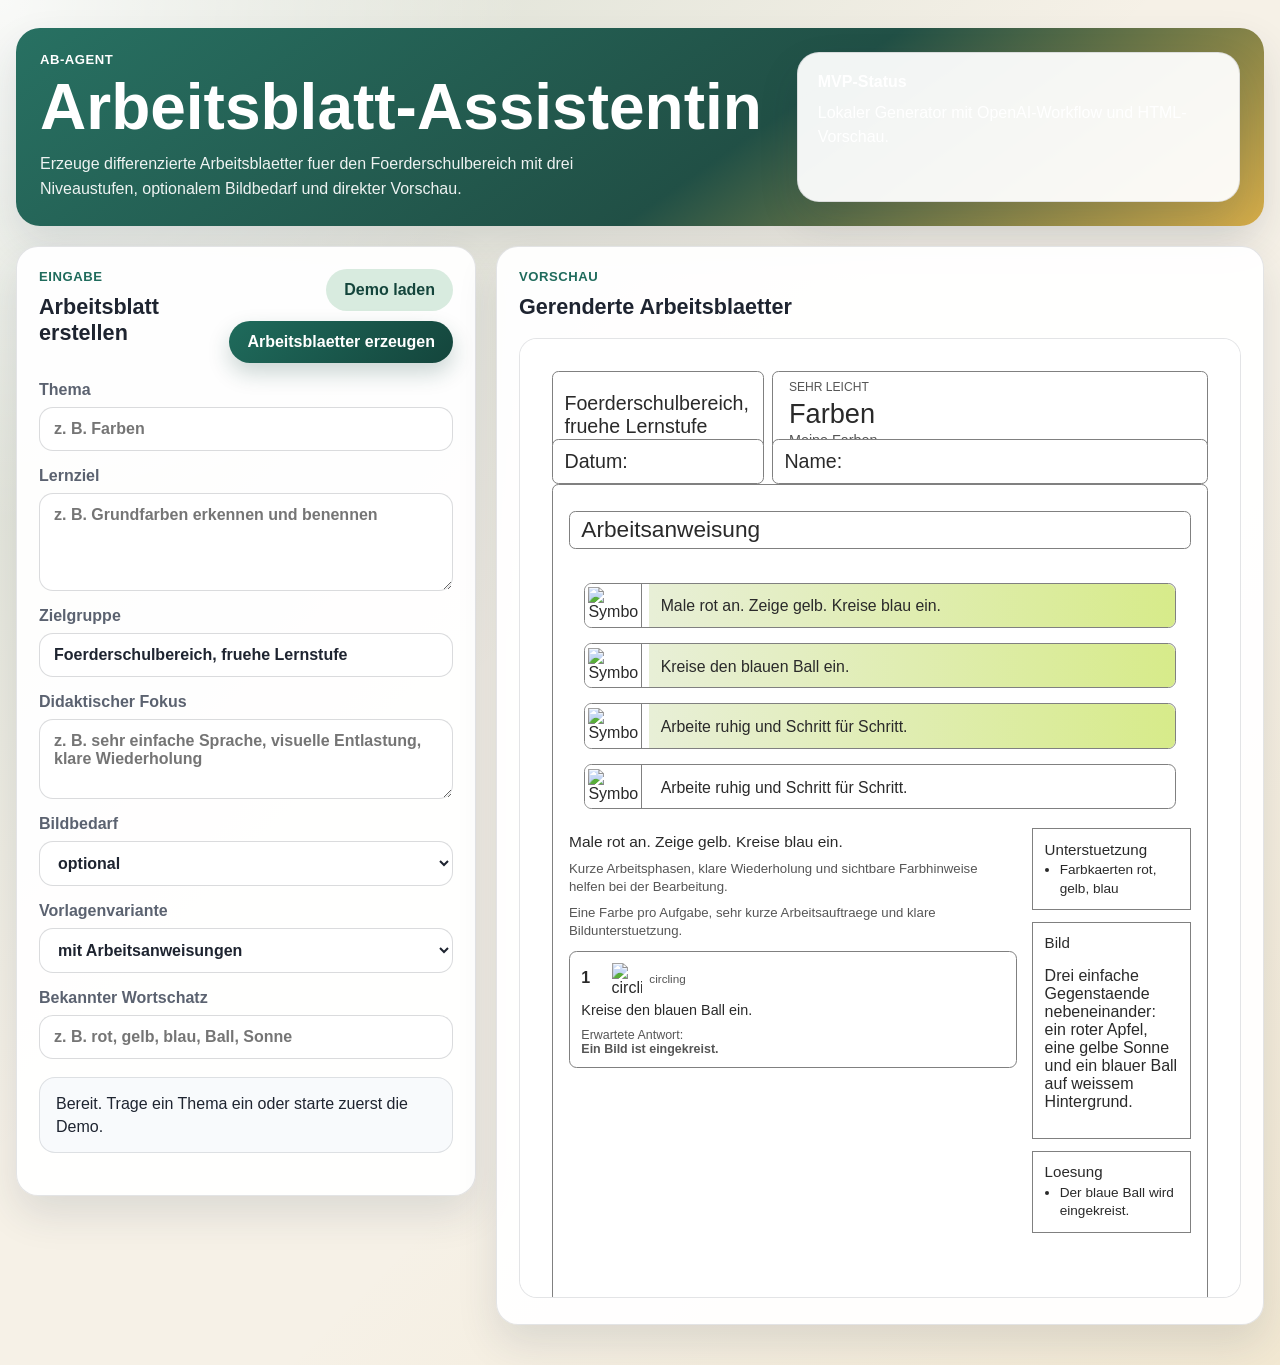
<file: app/index.html>
<!DOCTYPE html>
<html lang="de">
<head>
  <meta charset="UTF-8">
  <meta name="viewport" content="width=device-width, initial-scale=1.0">
  <title>AB-Agent</title>
  <link rel="stylesheet" href="./style.css">
</head>
<body>
  <main class="shell">
    <section class="hero">
      <div>
        <p class="eyebrow">AB-Agent</p>
        <h1>Arbeitsblatt-Assistentin</h1>
        <p class="intro">
          Erzeuge differenzierte Arbeitsblaetter fuer den Foerderschulbereich mit drei
          Niveaustufen, optionalem Bildbedarf und direkter Vorschau.
        </p>
      </div>
      <div class="status-card">
        <strong>MVP-Status</strong>
        <p>Lokaler Generator mit OpenAI-Workflow und HTML-Vorschau.</p>
      </div>
    </section>

    <section class="workspace">
      <section class="panel input-panel">
        <div class="panel-head">
          <div>
            <p class="eyebrow eyebrow-dark">Eingabe</p>
            <h2>Arbeitsblatt erstellen</h2>
          </div>
          <div class="button-row">
            <button id="demo-button" class="secondary-button" type="button">Demo laden</button>
            <button id="generate-button" class="primary-button" form="generator-form" type="submit">
              Arbeitsblaetter erzeugen
            </button>
          </div>
        </div>

        <form id="generator-form" class="form-grid">
          <label>
            <span>Thema</span>
            <input name="topic" type="text" placeholder="z. B. Farben" required>
          </label>

          <label>
            <span>Lernziel</span>
            <textarea name="learning_goal" rows="4" placeholder="z. B. Grundfarben erkennen und benennen" required></textarea>
          </label>

          <label>
            <span>Zielgruppe</span>
            <input name="target_group" type="text" value="Foerderschulbereich, fruehe Lernstufe">
          </label>

          <label>
            <span>Didaktischer Fokus</span>
            <textarea name="focus" rows="3" placeholder="z. B. sehr einfache Sprache, visuelle Entlastung, klare Wiederholung"></textarea>
          </label>

          <label>
            <span>Bildbedarf</span>
            <select name="image_preference">
              <option value="optional">optional</option>
              <option value="ja">ja</option>
              <option value="nein">nein</option>
            </select>
          </label>

          <label>
            <span>Vorlagenvariante</span>
            <select name="template_variant">
              <option value="instructions">mit Arbeitsanweisungen</option>
              <option value="blank">blanko</option>
            </select>
          </label>

          <label class="full-span">
            <span>Bekannter Wortschatz</span>
            <input name="known_vocabulary" type="text" placeholder="z. B. rot, gelb, blau, Ball, Sonne">
          </label>
        </form>

        <div class="status-panel">
          <div id="status-box" class="status-message" data-state="idle"></div>
          <p id="output-meta" class="output-meta"></p>
          <div class="link-row">
            <a id="open-preview" class="preview-link" href="#" target="_blank" hidden>Vorschau separat oeffnen</a>
            <a id="open-pdf" class="preview-link" href="#" target="_blank" hidden>PDF oeffnen</a>
          </div>
        </div>
      </section>

      <section class="panel preview-panel">
        <div class="panel-head">
          <div>
            <p class="eyebrow eyebrow-dark">Vorschau</p>
            <h2>Gerenderte Arbeitsblaetter</h2>
          </div>
        </div>
        <iframe
          id="preview-frame"
          title="Arbeitsblatt-Vorschau"
          src="../out/arbeitsblaetter-vorschau.html"
        ></iframe>
      </section>
    </section>
  </main>
  <script src="./app.js"></script>
</body>
</html>
</file>
<file: app/style.css>
:root {
  color-scheme: light;
  font-family: "OpenSan", "Open Sans", "Aptos", "Segoe UI", sans-serif;
  --page: #f6f1e7;
  --panel: rgba(255, 255, 255, 0.94);
  --ink: #1e2430;
  --muted: #5b6270;
  --line: rgba(30, 36, 48, 0.12);
  --primary: #1f6b5c;
  --primary-strong: #14453c;
  --secondary: #d8ebdf;
  --accent: #d4a73b;
  --accent-strong: #91660e;
  --error: #a23b36;
  --shadow: 0 18px 40px rgba(31, 47, 71, 0.12);
}

* {
  box-sizing: border-box;
}

body {
  margin: 0;
  min-height: 100vh;
  color: var(--ink);
  background:
    radial-gradient(circle at top left, rgba(255, 255, 255, 0.85), transparent 28%),
    linear-gradient(135deg, rgba(31, 107, 92, 0.14), transparent 44%),
    linear-gradient(315deg, rgba(212, 167, 59, 0.12), transparent 38%),
    var(--page);
}

h1,
h2,
p,
strong,
span,
li,
label,
button,
input,
textarea,
select {
  overflow-wrap: anywhere;
}

.shell {
  width: min(1320px, calc(100% - 32px));
  margin: 0 auto;
  padding: 28px 0 40px;
}

.hero {
  display: grid;
  grid-template-columns: minmax(0, 1.25fr) minmax(280px, 0.75fr);
  gap: 18px;
  padding: 24px;
  border-radius: 24px;
  background: linear-gradient(145deg, rgba(31, 107, 92, 0.96), rgba(20, 70, 60, 0.94) 58%, rgba(212, 167, 59, 0.92));
  color: #ffffff;
  box-shadow: var(--shadow);
}

.eyebrow {
  margin: 0 0 10px;
  text-transform: uppercase;
  letter-spacing: 0.04em;
  font-size: 0.82rem;
  font-weight: 800;
}

.eyebrow-dark {
  color: var(--primary);
}

h1 {
  margin: 0;
  font-size: clamp(2.5rem, 5vw, 4.5rem);
  line-height: 0.96;
}

.intro {
  max-width: 62ch;
  margin: 14px 0 0;
  line-height: 1.55;
  color: rgba(255, 255, 255, 0.92);
}

.status-card,
.panel {
  border: 1px solid var(--line);
  border-radius: 22px;
  background: var(--panel);
  box-shadow: var(--shadow);
}

.status-card {
  padding: 20px;
  align-self: stretch;
}

.status-card p {
  margin: 10px 0 0;
  line-height: 1.5;
}

.workspace {
  display: grid;
  grid-template-columns: minmax(340px, 460px) minmax(0, 1fr);
  gap: 20px;
  margin-top: 20px;
  align-items: start;
}

.panel {
  padding: 22px;
}

.panel-head {
  display: flex;
  justify-content: space-between;
  gap: 16px;
  align-items: start;
  margin-bottom: 18px;
}

.panel h2 {
  margin: 0;
  font-size: 1.35rem;
}

.button-row {
  display: flex;
  gap: 10px;
  flex-wrap: wrap;
  justify-content: flex-end;
}

.primary-button,
.secondary-button {
  appearance: none;
  border: none;
  border-radius: 999px;
  padding: 12px 18px;
  font: inherit;
  font-weight: 800;
  cursor: pointer;
  transition: transform 120ms ease, box-shadow 120ms ease, opacity 120ms ease;
}

.primary-button {
  color: #ffffff;
  background: linear-gradient(135deg, var(--primary), var(--primary-strong));
  box-shadow: 0 10px 22px rgba(20, 69, 60, 0.22);
}

.secondary-button {
  color: var(--primary-strong);
  background: var(--secondary);
}

.primary-button:hover,
.secondary-button:hover {
  transform: translateY(-1px);
}

.primary-button:disabled,
.secondary-button:disabled {
  opacity: 0.65;
  cursor: wait;
  transform: none;
}

.form-grid {
  display: grid;
  gap: 16px;
}

.full-span {
  grid-column: 1 / -1;
}

label {
  display: grid;
  gap: 8px;
  color: var(--muted);
  font-weight: 700;
}

input,
textarea,
select {
  width: 100%;
  padding: 12px 14px;
  border: 1px solid rgba(30, 36, 48, 0.16);
  border-radius: 14px;
  background: #ffffff;
  color: var(--ink);
  font: inherit;
}

textarea {
  resize: vertical;
}

.status-panel {
  margin-top: 18px;
  display: grid;
  gap: 10px;
}

.status-message {
  min-height: 54px;
  padding: 14px 16px;
  border-radius: 16px;
  border: 1px solid var(--line);
  background: #f8fafc;
  line-height: 1.45;
}

.status-message[data-state="loading"] {
  background: #eef7f2;
  color: var(--primary-strong);
}

.status-message[data-state="success"] {
  background: #edf8f0;
  color: var(--primary-strong);
}

.status-message[data-state="error"] {
  background: #fff1f0;
  color: var(--error);
}

.output-meta {
  margin: 0;
  line-height: 1.5;
  color: var(--muted);
}

.preview-link {
  color: var(--primary);
  font-weight: 800;
  text-decoration: none;
}

.link-row {
  display: flex;
  gap: 16px;
  flex-wrap: wrap;
}

.preview-link:hover {
  text-decoration: underline;
}

.preview-panel {
  min-height: 780px;
}

#preview-frame {
  width: 100%;
  min-height: 960px;
  border: 1px solid rgba(30, 36, 48, 0.12);
  border-radius: 18px;
  background: #ffffff;
}

@media (max-width: 1080px) {
  .workspace {
    grid-template-columns: 1fr;
  }
}

@media (max-width: 780px) {
  .shell {
    width: min(100% - 20px, 1320px);
    padding-top: 14px;
  }

  .hero {
    grid-template-columns: 1fr;
    padding: 18px;
  }

  .panel-head {
    flex-direction: column;
  }

  .button-row {
    width: 100%;
    justify-content: stretch;
  }

  .button-row button {
    flex: 1;
  }

  #preview-frame {
    min-height: 680px;
  }
}
</file>
